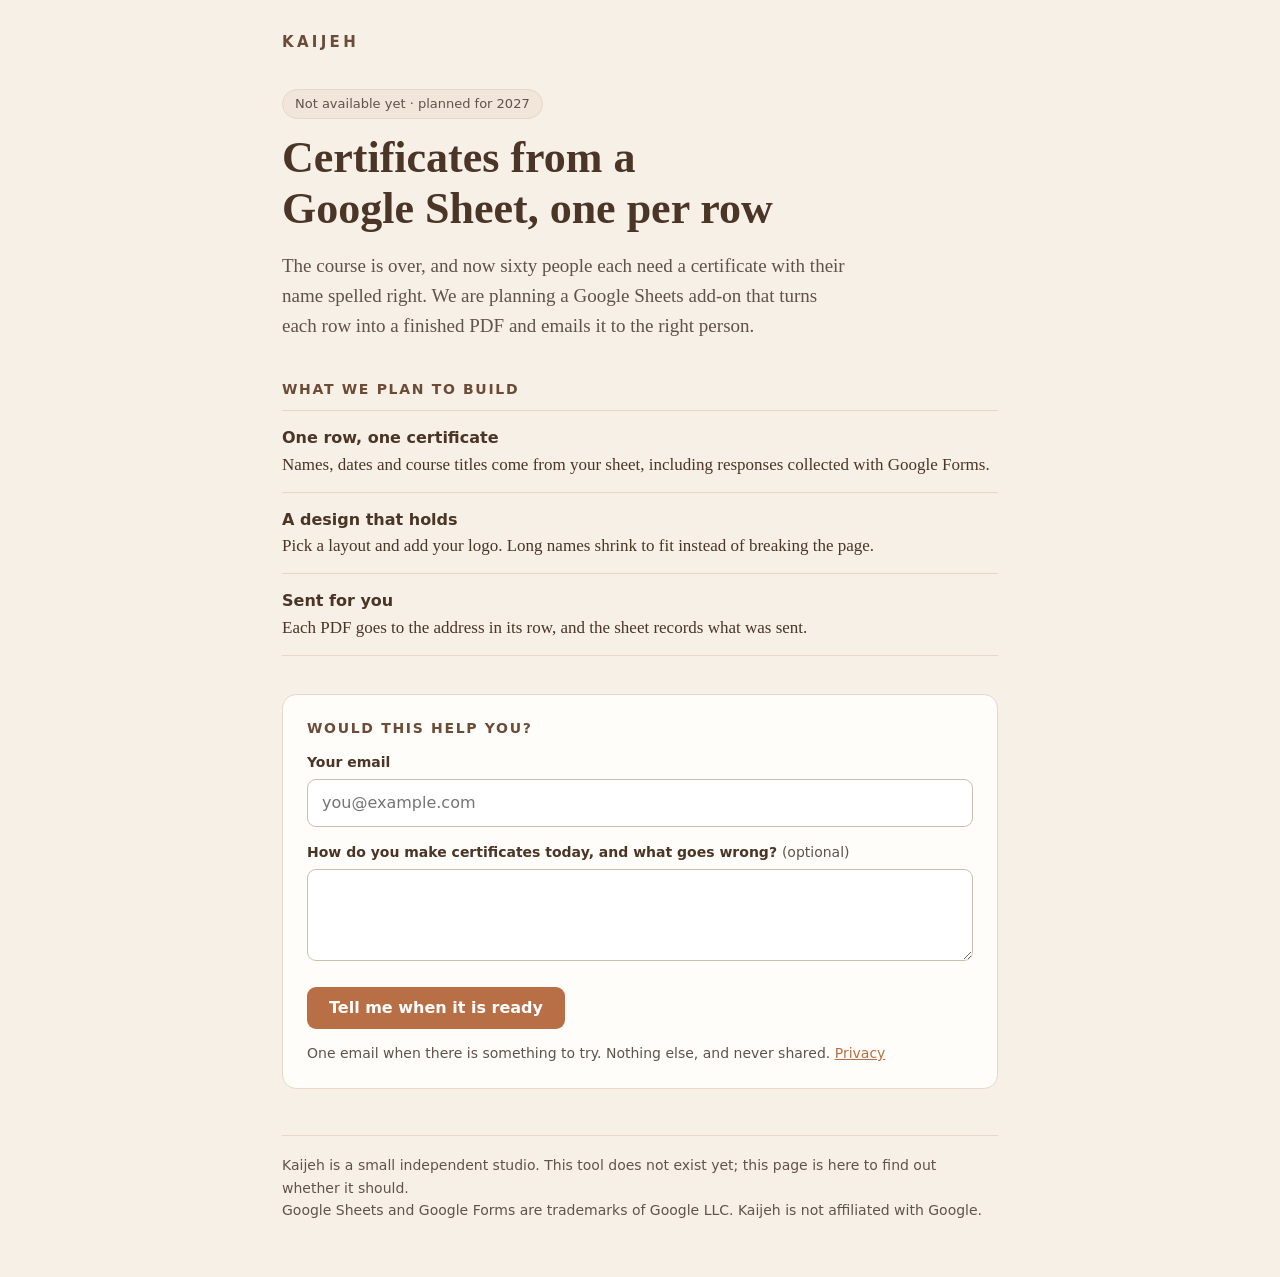
<file: certificates/index.html>
<!doctype html>
<html lang="en">
<head>
<meta charset="utf-8">
<meta name="viewport" content="width=device-width,initial-scale=1">
<title>Certificates from a Google Sheet – Kaijeh</title>
<meta name="description" content="A planned add-on that turns each row of a Google Sheet into a finished certificate PDF and emails it to the right person.">
<link rel="canonical" href="https://www.kaijeh.com/certificates/">
<link rel="stylesheet" href="../assets/tools.css">
</head>
<body>
<div class="wrap">
<a class="brand" href="https://kaijeh.etsy.com">KAIJEH</a>
<div><span class="status">Not available yet · planned for 2027</span></div>
<h1>Certificates from a Google Sheet, one per row</h1>
<p class="lead">The course is over, and now sixty people each need a certificate with their name spelled right. We are planning a Google Sheets add-on that turns each row into a finished PDF and emails it to the right person.</p>
<h2>What we plan to build</h2>
<ul class="plan">
<li><b>One row, one certificate</b>Names, dates and course titles come from your sheet, including responses collected with Google Forms.</li>
<li><b>A design that holds</b>Pick a layout and add your logo. Long names shrink to fit instead of breaking the page.</li>
<li><b>Sent for you</b>Each PDF goes to the address in its row, and the sheet records what was sent.</li>
</ul>
<div class="card">
<h2>Would this help you?</h2>
<form id="signup" data-idea="certificates">
<label for="email">Your email</label>
<input id="email" name="email" type="email" required autocomplete="email" placeholder="you@example.com">
<label for="today">How do you make certificates today, and what goes wrong? <span>(optional)</span></label>
<textarea id="today" name="today" maxlength="1000"></textarea>
<input class="hp" name="website" tabindex="-1" autocomplete="off" aria-hidden="true">
<button type="submit">Tell me when it is ready</button>
<p class="note">One email when there is something to try. Nothing else, and never shared. <a href="../tools-privacy.html">Privacy</a></p>
<div id="msg" class="msg" role="status" hidden></div>
</form>
</div>
<footer>
Kaijeh is a small independent studio. This tool does not exist yet; this page is here to find out whether it should.<br>
Google Sheets and Google Forms are trademarks of Google LLC. Kaijeh is not affiliated with Google.
</footer>
</div>
<script src="../assets/signup.js"></script>
</body>
</html>
</file>
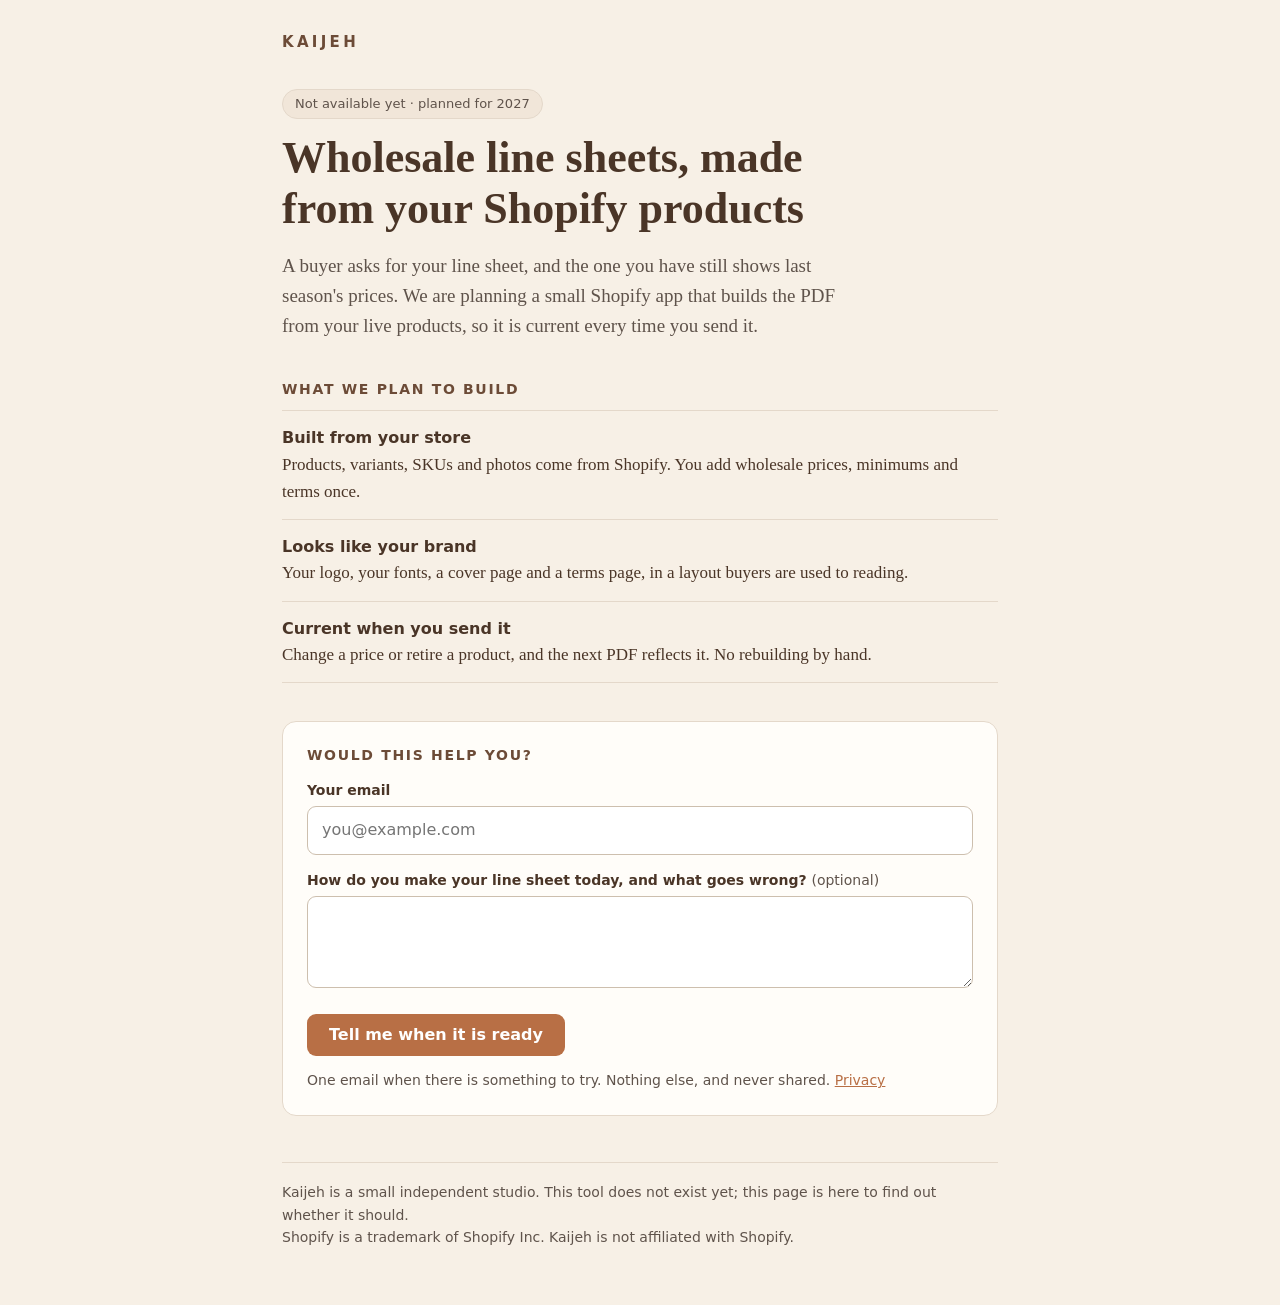
<file: line-sheets/index.html>
<!doctype html>
<html lang="en">
<head>
<meta charset="utf-8">
<meta name="viewport" content="width=device-width,initial-scale=1">
<title>Wholesale line sheets from your Shopify products – Kaijeh</title>
<meta name="description" content="A planned Shopify app that builds your wholesale line sheet PDF from your live products, so prices and stock are current every time you send it.">
<link rel="canonical" href="https://www.kaijeh.com/line-sheets/">
<link rel="stylesheet" href="../assets/tools.css">
</head>
<body>
<div class="wrap">
<a class="brand" href="https://kaijeh.etsy.com">KAIJEH</a>
<div><span class="status">Not available yet · planned for 2027</span></div>
<h1>Wholesale line sheets, made from your Shopify products</h1>
<p class="lead">A buyer asks for your line sheet, and the one you have still shows last season's prices. We are planning a small Shopify app that builds the PDF from your live products, so it is current every time you send it.</p>
<h2>What we plan to build</h2>
<ul class="plan">
<li><b>Built from your store</b>Products, variants, SKUs and photos come from Shopify. You add wholesale prices, minimums and terms once.</li>
<li><b>Looks like your brand</b>Your logo, your fonts, a cover page and a terms page, in a layout buyers are used to reading.</li>
<li><b>Current when you send it</b>Change a price or retire a product, and the next PDF reflects it. No rebuilding by hand.</li>
</ul>
<div class="card">
<h2>Would this help you?</h2>
<form id="signup" data-idea="line-sheets">
<label for="email">Your email</label>
<input id="email" name="email" type="email" required autocomplete="email" placeholder="you@example.com">
<label for="today">How do you make your line sheet today, and what goes wrong? <span>(optional)</span></label>
<textarea id="today" name="today" maxlength="1000"></textarea>
<input class="hp" name="website" tabindex="-1" autocomplete="off" aria-hidden="true">
<button type="submit">Tell me when it is ready</button>
<p class="note">One email when there is something to try. Nothing else, and never shared. <a href="../tools-privacy.html">Privacy</a></p>
<div id="msg" class="msg" role="status" hidden></div>
</form>
</div>
<footer>
Kaijeh is a small independent studio. This tool does not exist yet; this page is here to find out whether it should.<br>
Shopify is a trademark of Shopify Inc. Kaijeh is not affiliated with Shopify.
</footer>
</div>
<script src="../assets/signup.js"></script>
</body>
</html>
</file>
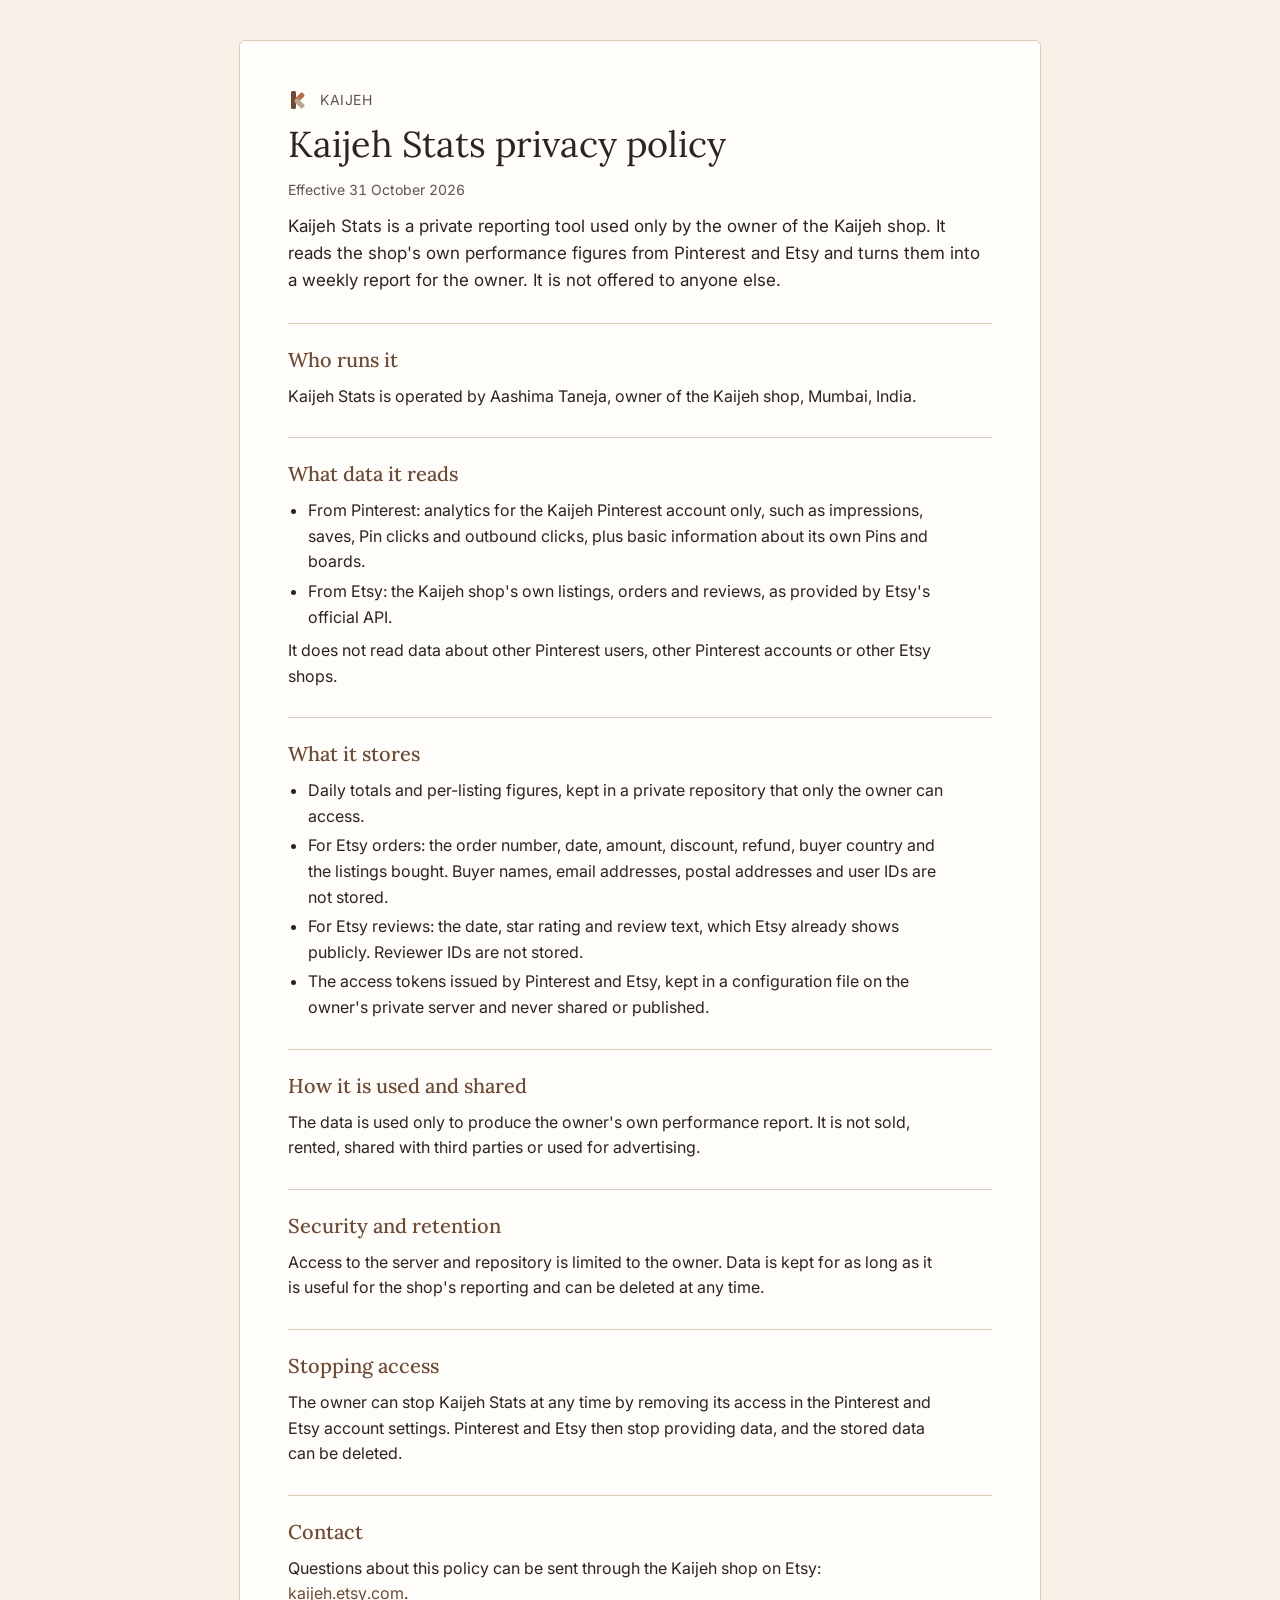
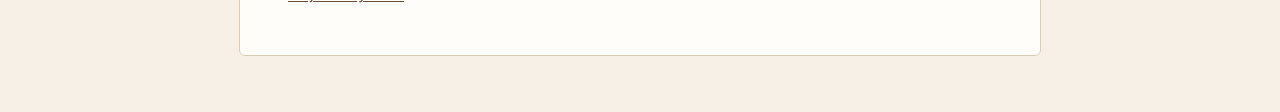
<file: privacy.html>
<!doctype html>
<html lang="en">
<head>
<meta charset="utf-8">
<meta name="viewport" content="width=device-width, initial-scale=1">
<title>Kaijeh Stats Privacy Policy</title>
<link rel="stylesheet" href="https://fonts.googleapis.com/css2?family=Lora:wght@400;500&family=Inter:wght@400;500;600&display=swap">
<style>
/* Layout: a single readable column, like a printed policy sheet, with the brand's K tab mark in the header. */
:root {
  --bg: #F7F0E6;
  --paper: #FFFDF9;
  --ink: #2B2420;
  --muted: #5F534B;
  --rule: #DCCDB9;
  --brown: #6C4B37;
  --copper: #B86F45;
  --sand: #BBA791;
  --font-display: "Lora", Georgia, "Times New Roman", serif;
  --font-body: "Inter", -apple-system, "Segoe UI", Roboto, Arial, sans-serif;
}
@media (prefers-color-scheme: dark) {
  :root:not([data-theme="light"]) {
    --bg: #1F1A17; --paper: #2A231F; --ink: #F1E8DD; --muted: #C2B3A4; --rule: #4A3D34;
    --brown: #C99A7A; --copper: #D08A5E; --sand: #8E7B68; color-scheme: dark;
  }
}
:root[data-theme="dark"] {
  --bg: #1F1A17; --paper: #2A231F; --ink: #F1E8DD; --muted: #C2B3A4; --rule: #4A3D34;
  --brown: #C99A7A; --copper: #D08A5E; --sand: #8E7B68; color-scheme: dark;
}
html { -webkit-text-size-adjust: 100%; }
body {
  margin: 0;
  background: var(--bg);
  color: var(--ink);
  font-family: var(--font-body);
  font-size: 1rem;
  line-height: 1.6;
  padding-left: max(16px, env(safe-area-inset-left, 0px));
  padding-right: max(16px, env(safe-area-inset-right, 0px));
  padding-block: 40px 56px;
}
.sheet {
  max-width: 44rem;
  margin-inline: auto;
  background: var(--paper);
  border: 1px solid var(--rule);
  border-radius: 6px;
  padding: clamp(24px, 5vw, 48px);
  display: grid;
  gap: 28px;
}
header { display: grid; gap: 12px; }
.brand { display: flex; align-items: center; gap: 10px; color: var(--muted); font-size: 0.875rem; letter-spacing: 0.04em; }
.brand svg { flex: none; }
h1 { font-family: var(--font-display); font-weight: 400; font-size: clamp(1.75rem, 4vw, 2.25rem); line-height: 1.2; margin: 0; text-wrap: balance; }
.meta { margin: 0; color: var(--muted); font-size: 0.875rem; font-variant-numeric: tabular-nums; }
.lead { margin: 0; font-size: 1.0625rem; max-width: 65ch; }
section { display: grid; gap: 8px; border-top: 1px solid var(--rule); padding-top: 20px; }
h2 { font-family: var(--font-display); font-weight: 500; font-size: 1.25rem; margin: 0; color: var(--brown); }
p, li { max-width: 65ch; }
p { margin: 0; }
ul { margin: 0; padding-left: 1.25rem; display: grid; gap: 4px; }
a { color: var(--brown); text-underline-offset: 2px; }
a:focus-visible { outline: 2px solid var(--copper); outline-offset: 2px; border-radius: 2px; }
.contact { font-variant-numeric: tabular-nums; }
</style>
</head>
<body>

<main class="sheet">
  <header>
    <div class="brand">
      <svg width="22" height="22" viewBox="0 0 22 22" aria-hidden="true">
        <rect x="3" y="2" width="5" height="18" rx="1.5" fill="var(--brown)"></rect>
        <rect x="9" y="3" width="5" height="11" rx="1.5" transform="rotate(45 11.5 8.5)" fill="var(--copper)"></rect>
        <rect x="9" y="9" width="5" height="11" rx="1.5" transform="rotate(-45 11.5 14.5)" fill="var(--sand)"></rect>
      </svg>
      <span>KAIJEH</span>
    </div>
    <h1>Kaijeh Stats privacy policy</h1>
    <p class="meta">Effective 31 October 2026</p>
    <p class="lead">Kaijeh Stats is a private reporting tool used only by the owner of the Kaijeh shop. It reads the shop's own performance figures from Pinterest and Etsy and turns them into a weekly report for the owner. It is not offered to anyone else.</p>
  </header>

  <section>
    <h2>Who runs it</h2>
    <p>Kaijeh Stats is operated by Aashima Taneja, owner of the Kaijeh shop, Mumbai, India.</p>
  </section>

  <section>
    <h2>What data it reads</h2>
    <ul>
      <li>From Pinterest: analytics for the Kaijeh Pinterest account only, such as impressions, saves, Pin clicks and outbound clicks, plus basic information about its own Pins and boards.</li>
      <li>From Etsy: the Kaijeh shop's own listings, orders and reviews, as provided by Etsy's official API.</li>
    </ul>
    <p>It does not read data about other Pinterest users, other Pinterest accounts or other Etsy shops.</p>
  </section>

  <section>
    <h2>What it stores</h2>
    <ul>
      <li>Daily totals and per-listing figures, kept in a private repository that only the owner can access.</li>
      <li>For Etsy orders: the order number, date, amount, discount, refund, buyer country and the listings bought. Buyer names, email addresses, postal addresses and user IDs are not stored.</li>
      <li>For Etsy reviews: the date, star rating and review text, which Etsy already shows publicly. Reviewer IDs are not stored.</li>
      <li>The access tokens issued by Pinterest and Etsy, kept in a configuration file on the owner's private server and never shared or published.</li>
    </ul>
  </section>

  <section>
    <h2>How it is used and shared</h2>
    <p>The data is used only to produce the owner's own performance report. It is not sold, rented, shared with third parties or used for advertising.</p>
  </section>

  <section>
    <h2>Security and retention</h2>
    <p>Access to the server and repository is limited to the owner. Data is kept for as long as it is useful for the shop's reporting and can be deleted at any time.</p>
  </section>

  <section>
    <h2>Stopping access</h2>
    <p>The owner can stop Kaijeh Stats at any time by removing its access in the Pinterest and Etsy account settings. Pinterest and Etsy then stop providing data, and the stored data can be deleted.</p>
  </section>

  <section>
    <h2>Contact</h2>
    <p class="contact">Questions about this policy can be sent through the Kaijeh shop on Etsy: <a href="https://kaijeh.etsy.com" target="_blank" rel="noopener">kaijeh.etsy.com</a>.</p>
  </section>
</main>

</body>
</html>
</file>
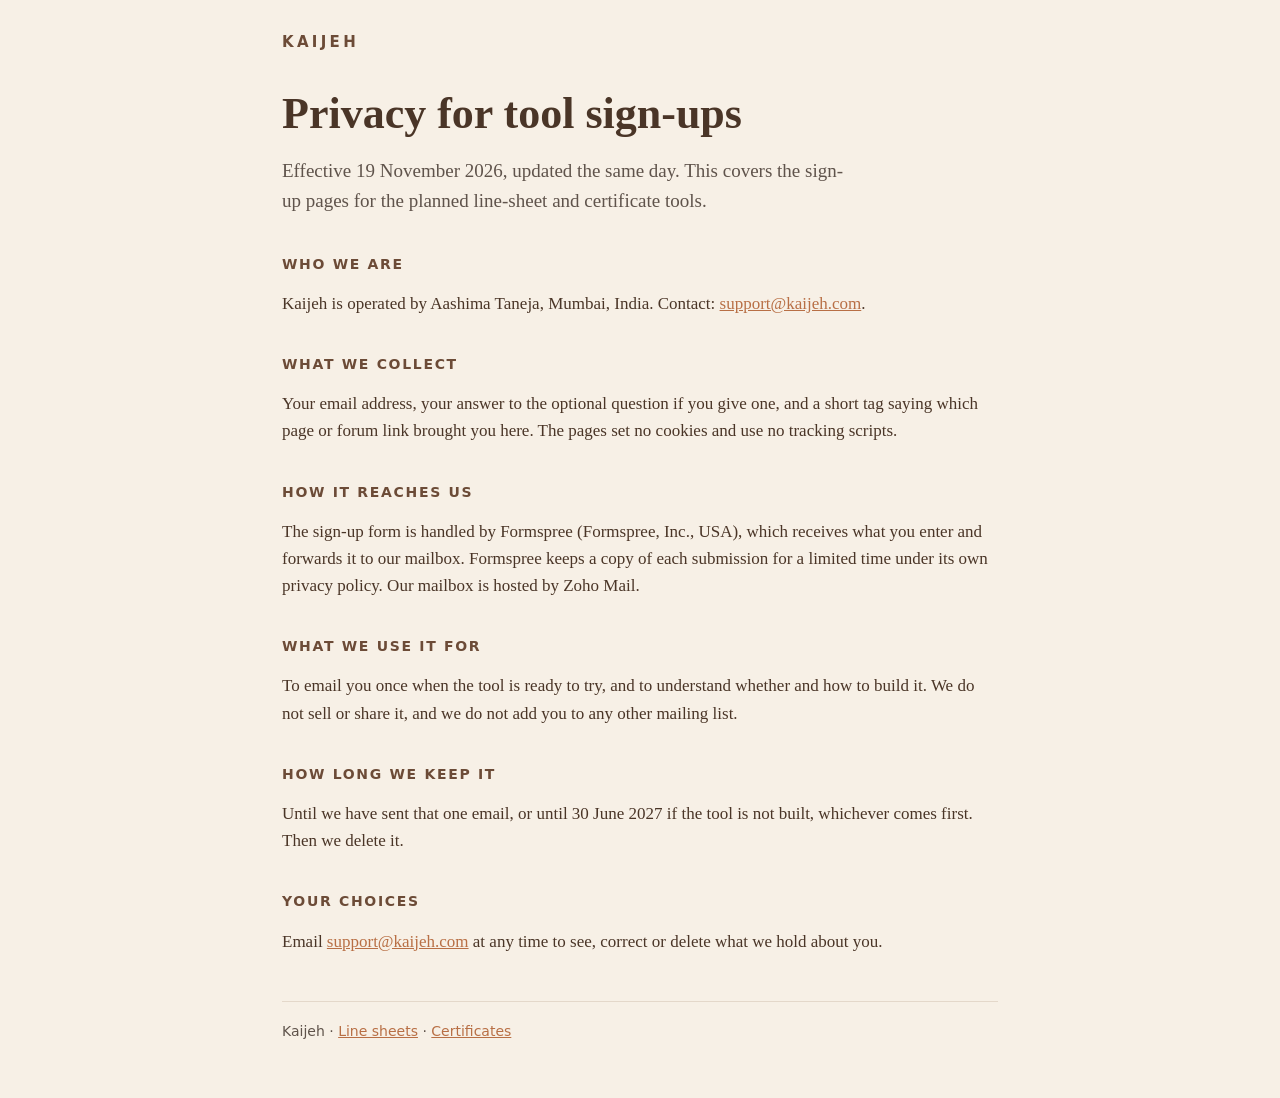
<file: tools-privacy.html>
<!doctype html>
<html lang="en">
<head>
<meta charset="utf-8">
<meta name="viewport" content="width=device-width,initial-scale=1">
<title>Privacy – Kaijeh tool sign-ups</title>
<link rel="stylesheet" href="assets/tools.css">
</head>
<body>
<div class="wrap">
<a class="brand" href="https://kaijeh.etsy.com">KAIJEH</a>
<h1 style="margin-top:34px">Privacy for tool sign-ups</h1>
<p class="lead">Effective 19 November 2026, updated the same day. This covers the sign-up pages for the planned line-sheet and certificate tools.</p>
<h2>Who we are</h2>
<p>Kaijeh is operated by Aashima Taneja, Mumbai, India. Contact: <a href="mailto:support@kaijeh.com">support@kaijeh.com</a>.</p>
<h2>What we collect</h2>
<p>Your email address, your answer to the optional question if you give one, and a short tag saying which page or forum link brought you here. The pages set no cookies and use no tracking scripts.</p>
<h2>How it reaches us</h2>
<p>The sign-up form is handled by Formspree (Formspree, Inc., USA), which receives what you enter and forwards it to our mailbox. Formspree keeps a copy of each submission for a limited time under its own privacy policy. Our mailbox is hosted by Zoho Mail.</p>
<h2>What we use it for</h2>
<p>To email you once when the tool is ready to try, and to understand whether and how to build it. We do not sell or share it, and we do not add you to any other mailing list.</p>
<h2>How long we keep it</h2>
<p>Until we have sent that one email, or until 30 June 2027 if the tool is not built, whichever comes first. Then we delete it.</p>
<h2>Your choices</h2>
<p>Email <a href="mailto:support@kaijeh.com">support@kaijeh.com</a> at any time to see, correct or delete what we hold about you.</p>
<footer>Kaijeh · <a href="line-sheets/">Line sheets</a> · <a href="certificates/">Certificates</a></footer>
</div>
</body>
</html>
</file>
<file: assets/tools.css>
:root{--ink:#4A3527;--brown:#6C4B37;--terra:#B86F45;--bg:#F7F0E6;--card:#FFFDF9;--muted:#5F534B;--line:#E4D8CA;--soft:#F1E6D9}
*{box-sizing:border-box}
body{margin:0;background:var(--bg);color:var(--ink);font:17px/1.6 Georgia,"Times New Roman",serif}
a{color:var(--terra)}
.wrap{max-width:760px;margin:0 auto;padding:28px 22px 56px}
.brand{font:600 15px/1 system-ui,-apple-system,"Segoe UI",sans-serif;letter-spacing:.22em;color:var(--brown);text-decoration:none}
.status{display:inline-block;margin:34px 0 14px;padding:5px 12px;border:1px solid var(--line);border-radius:999px;background:var(--soft);font:13px/1.4 system-ui,-apple-system,"Segoe UI",sans-serif;color:var(--muted)}
h1{font-size:clamp(30px,6vw,44px);line-height:1.15;margin:0 0 16px;text-wrap:balance}
.lead{font-size:19px;color:var(--muted);margin:0 0 30px;max-width:60ch}
h2{font:600 14px/1.3 system-ui,-apple-system,"Segoe UI",sans-serif;letter-spacing:.12em;text-transform:uppercase;color:var(--brown);margin:38px 0 12px}
ul.plan{list-style:none;margin:0;padding:0;border-top:1px solid var(--line)}
ul.plan li{padding:14px 0;border-bottom:1px solid var(--line)}
ul.plan b{display:block;font-family:system-ui,-apple-system,"Segoe UI",sans-serif;font-size:16px}
.card{background:var(--card);border:1px solid var(--line);border-radius:14px;padding:24px;margin-top:38px}
.card h2{margin-top:0}
label{display:block;font:600 14px/1.4 system-ui,-apple-system,"Segoe UI",sans-serif;margin:16px 0 6px}
label span{font-weight:400;color:var(--muted)}
input[type=email],textarea{width:100%;padding:12px 14px;border:1px solid #CDBFAE;border-radius:9px;background:#fff;font:16px/1.4 system-ui,-apple-system,"Segoe UI",sans-serif;color:var(--ink)}
input:focus,textarea:focus{outline:2px solid var(--terra);outline-offset:1px}
textarea{min-height:92px;resize:vertical}
button{margin-top:18px;padding:13px 22px;border:0;border-radius:9px;background:var(--terra);color:#fff;font:600 16px/1 system-ui,-apple-system,"Segoe UI",sans-serif;cursor:pointer}
button:hover{background:#A35F38}
.note{font:14px/1.5 system-ui,-apple-system,"Segoe UI",sans-serif;color:var(--muted);margin:14px 0 0}
.msg{margin-top:16px;padding:12px 14px;border-radius:9px;background:var(--soft);font:15px/1.5 system-ui,-apple-system,"Segoe UI",sans-serif}
.hp{position:absolute;left:-9999px}
footer{margin-top:46px;padding-top:18px;border-top:1px solid var(--line);font:14px/1.6 system-ui,-apple-system,"Segoe UI",sans-serif;color:var(--muted)}
</file>
